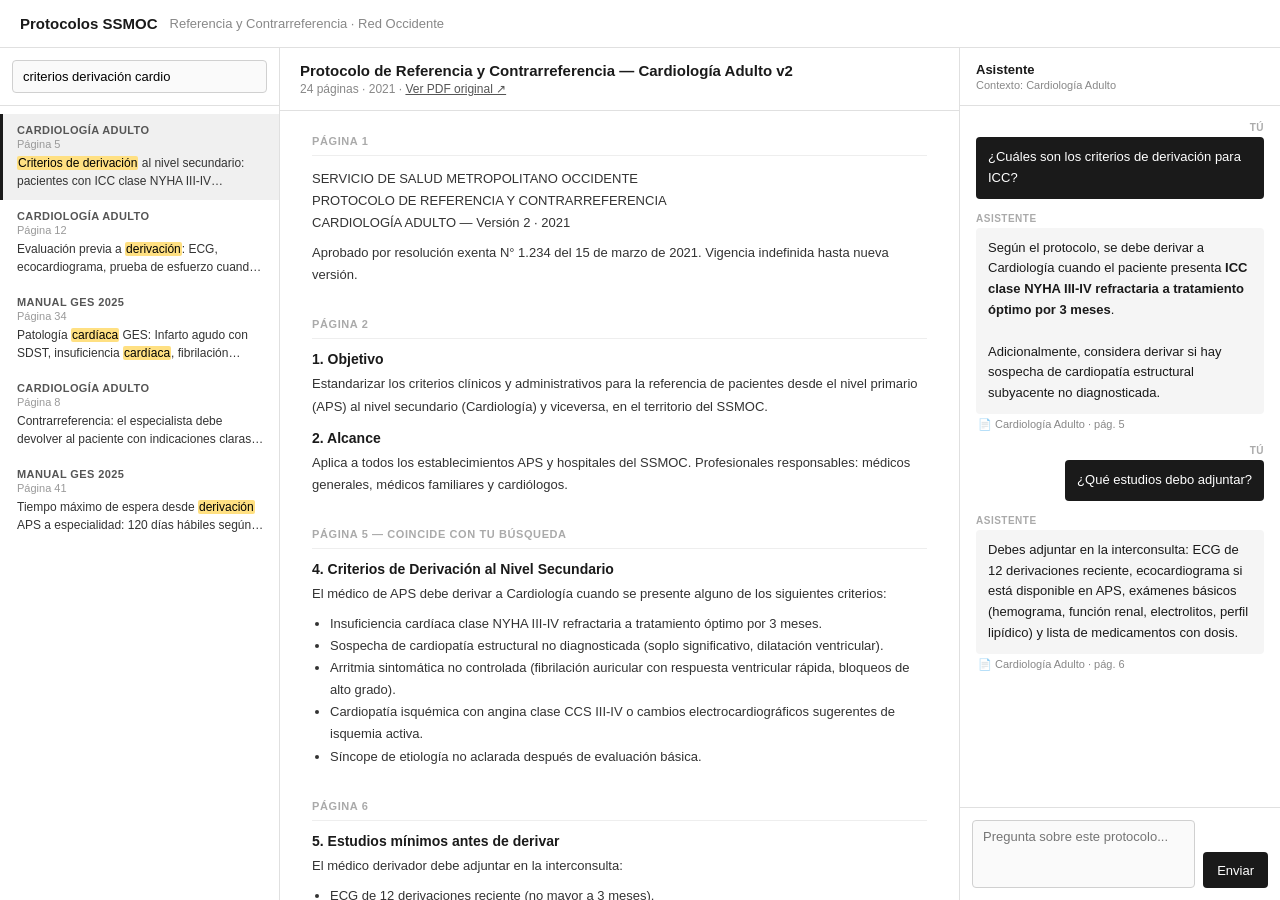
<file: static/mockup.html>
<!DOCTYPE html>
<html lang="es">
<head>
  <meta charset="UTF-8">
  <meta name="viewport" content="width=device-width, initial-scale=1.0">
  <title>Protocolos SSMOC — Mockup</title>
  <style>
    * { box-sizing: border-box; margin: 0; padding: 0; }

    body {
      font-family: -apple-system, BlinkMacSystemFont, "Segoe UI", sans-serif;
      font-size: 14px;
      background: #f5f5f5;
      color: #1a1a1a;
      height: 100vh;
      display: flex;
      flex-direction: column;
    }

    /* ── Topbar ── */
    header {
      background: #fff;
      border-bottom: 1px solid #e0e0e0;
      padding: 0 20px;
      height: 48px;
      display: flex;
      align-items: center;
      gap: 12px;
      flex-shrink: 0;
    }
    header h1 { font-size: 15px; font-weight: 600; color: #1a1a1a; }
    header span { font-size: 13px; color: #888; }

    /* ── Layout principal ── */
    .layout {
      display: flex;
      flex: 1;
      overflow: hidden;
    }

    /* ── Sidebar ── */
    .sidebar {
      width: 280px;
      flex-shrink: 0;
      background: #fff;
      border-right: 1px solid #e0e0e0;
      display: flex;
      flex-direction: column;
      overflow: hidden;
    }

    .sidebar-search {
      padding: 12px;
      border-bottom: 1px solid #e0e0e0;
    }

    .sidebar-search input {
      width: 100%;
      padding: 8px 10px;
      border: 1px solid #d0d0d0;
      border-radius: 4px;
      font-size: 13px;
      outline: none;
      background: #fafafa;
    }
    .sidebar-search input:focus { border-color: #555; background: #fff; }

    .sidebar-results {
      flex: 1;
      overflow-y: auto;
      padding: 8px 0;
    }

    .result-item {
      padding: 10px 14px;
      cursor: pointer;
      border-left: 3px solid transparent;
    }
    .result-item:hover { background: #f5f5f5; }
    .result-item.active {
      border-left-color: #1a1a1a;
      background: #f0f0f0;
    }

    .result-doc {
      font-size: 11px;
      font-weight: 600;
      color: #555;
      text-transform: uppercase;
      letter-spacing: 0.4px;
      margin-bottom: 2px;
    }
    .result-page { font-size: 11px; color: #999; margin-bottom: 4px; }
    .result-excerpt {
      font-size: 12px;
      color: #333;
      line-height: 1.5;
      display: -webkit-box;
      -webkit-line-clamp: 2;
      -webkit-box-orient: vertical;
      overflow: hidden;
    }
    .result-excerpt mark {
      background: #ffe082;
      padding: 0 1px;
      border-radius: 2px;
    }

    .sidebar-empty {
      padding: 24px 16px;
      color: #aaa;
      font-size: 13px;
      text-align: center;
      line-height: 1.6;
    }

    /* ── Doc viewer ── */
    .doc-panel {
      flex: 1;
      display: flex;
      flex-direction: column;
      overflow: hidden;
      background: #fff;
      border-right: 1px solid #e0e0e0;
    }

    .doc-header {
      padding: 14px 20px;
      border-bottom: 1px solid #e0e0e0;
      flex-shrink: 0;
    }
    .doc-header h2 { font-size: 15px; font-weight: 600; }
    .doc-header .doc-meta { font-size: 12px; color: #888; margin-top: 3px; }
    .doc-header a { color: #555; text-decoration: underline; font-size: 12px; }

    .doc-content {
      flex: 1;
      overflow-y: auto;
      padding: 24px 32px;
      max-width: 760px;
    }

    .page-block { margin-bottom: 32px; }

    .page-label {
      font-size: 11px;
      font-weight: 600;
      color: #aaa;
      text-transform: uppercase;
      letter-spacing: 0.6px;
      margin-bottom: 12px;
      padding-bottom: 8px;
      border-bottom: 1px solid #eee;
    }

    .page-block h3 { font-size: 14px; font-weight: 600; margin: 12px 0 6px; }
    .page-block p  { font-size: 13px; line-height: 1.7; color: #333; margin-bottom: 8px; }
    .page-block ul { padding-left: 18px; margin-bottom: 8px; }
    .page-block li { font-size: 13px; line-height: 1.7; color: #333; }

    .doc-placeholder {
      flex: 1;
      display: flex;
      align-items: center;
      justify-content: center;
      color: #bbb;
      font-size: 14px;
      flex-direction: column;
      gap: 8px;
    }
    .doc-placeholder .icon { font-size: 32px; }

    /* ── Chat panel ── */
    .chat-panel {
      width: 320px;
      flex-shrink: 0;
      background: #fff;
      display: flex;
      flex-direction: column;
      overflow: hidden;
    }

    .chat-header {
      padding: 14px 16px;
      border-bottom: 1px solid #e0e0e0;
      font-size: 13px;
      font-weight: 600;
      flex-shrink: 0;
    }
    .chat-context {
      font-size: 11px;
      color: #888;
      font-weight: 400;
      margin-top: 2px;
    }

    .chat-messages {
      flex: 1;
      overflow-y: auto;
      padding: 16px;
      display: flex;
      flex-direction: column;
      gap: 14px;
    }

    .msg { display: flex; flex-direction: column; gap: 4px; }
    .msg-role {
      font-size: 10px;
      font-weight: 600;
      text-transform: uppercase;
      letter-spacing: 0.5px;
      color: #aaa;
    }
    .msg-bubble {
      font-size: 13px;
      line-height: 1.6;
      color: #1a1a1a;
      padding: 10px 12px;
      border-radius: 4px;
      background: #f5f5f5;
    }
    .msg.assistant .msg-bubble { background: #f5f5f5; }
    .msg.user .msg-bubble { background: #1a1a1a; color: #fff; }
    .msg.user .msg-role { text-align: right; }
    .msg.user { align-items: flex-end; }

    .msg-citation {
      font-size: 11px;
      color: #888;
      padding: 0 2px;
    }

    .chat-input-area {
      padding: 12px;
      border-top: 1px solid #e0e0e0;
      display: flex;
      gap: 8px;
      flex-shrink: 0;
    }

    .chat-input-area textarea {
      flex: 1;
      border: 1px solid #d0d0d0;
      border-radius: 4px;
      padding: 8px 10px;
      font-size: 13px;
      font-family: inherit;
      resize: none;
      height: 68px;
      outline: none;
      background: #fafafa;
    }
    .chat-input-area textarea:focus { border-color: #555; background: #fff; }

    .chat-input-area button {
      background: #1a1a1a;
      color: #fff;
      border: none;
      border-radius: 4px;
      padding: 0 14px;
      font-size: 13px;
      cursor: pointer;
      font-family: inherit;
      align-self: flex-end;
      height: 36px;
    }
    .chat-input-area button:hover { background: #333; }

    .chat-placeholder {
      flex: 1;
      display: flex;
      align-items: center;
      justify-content: center;
      color: #bbb;
      font-size: 13px;
      text-align: center;
      padding: 24px;
      line-height: 1.6;
    }
  </style>
</head>
<body>

<header>
  <h1>Protocolos SSMOC</h1>
  <span>Referencia y Contrarreferencia · Red Occidente</span>
</header>

<div class="layout">

  <!-- ── Sidebar ── -->
  <aside class="sidebar">
    <div class="sidebar-search">
      <input type="text" placeholder="Buscar en protocolos..." id="search-input" value="criterios derivación cardio" />
    </div>

    <div class="sidebar-results" id="results">

      <!-- Resultado 1 — activo -->
      <div class="result-item active" onclick="loadDoc()">
        <div class="result-doc">Cardiología Adulto</div>
        <div class="result-page">Página 5</div>
        <div class="result-excerpt">
          <mark>Criterios de derivación</mark> al nivel secundario: pacientes con ICC clase NYHA III-IV refractaria a tratamiento...
        </div>
      </div>

      <!-- Resultado 2 -->
      <div class="result-item">
        <div class="result-doc">Cardiología Adulto</div>
        <div class="result-page">Página 12</div>
        <div class="result-excerpt">
          Evaluación previa a <mark>derivación</mark>: ECG, ecocardiograma, prueba de esfuerzo cuando esté indicada...
        </div>
      </div>

      <!-- Resultado 3 -->
      <div class="result-item">
        <div class="result-doc">Manual GES 2025</div>
        <div class="result-page">Página 34</div>
        <div class="result-excerpt">
          Patología <mark>cardíaca</mark> GES: Infarto agudo con SDST, insuficiencia <mark>cardíaca</mark>, fibrilación auricular...
        </div>
      </div>

      <!-- Resultado 4 -->
      <div class="result-item">
        <div class="result-doc">Cardiología Adulto</div>
        <div class="result-page">Página 8</div>
        <div class="result-excerpt">
          Contrarreferencia: el especialista debe devolver al paciente con indicaciones claras y control en APS a los 3 meses...
        </div>
      </div>

      <!-- Resultado 5 -->
      <div class="result-item">
        <div class="result-doc">Manual GES 2025</div>
        <div class="result-page">Página 41</div>
        <div class="result-excerpt">
          Tiempo máximo de espera desde <mark>derivación</mark> APS a especialidad: 120 días hábiles según GES vigente...
        </div>
      </div>

    </div>
  </aside>

  <!-- ── Doc viewer ── -->
  <main class="doc-panel" id="doc-panel">

    <!-- Estado: doc cargado -->
    <div class="doc-header" id="doc-header">
      <h2>Protocolo de Referencia y Contrarreferencia — Cardiología Adulto v2</h2>
      <div class="doc-meta">
        24 páginas · 2021 ·
        <a href="#">Ver PDF original ↗</a>
      </div>
    </div>

    <div class="doc-content" id="doc-content">

      <div class="page-block" id="page-1">
        <div class="page-label">Página 1</div>
        <p>SERVICIO DE SALUD METROPOLITANO OCCIDENTE<br>
        PROTOCOLO DE REFERENCIA Y CONTRARREFERENCIA<br>
        CARDIOLOGÍA ADULTO — Versión 2 · 2021</p>
        <p>Aprobado por resolución exenta N° 1.234 del 15 de marzo de 2021. Vigencia indefinida hasta nueva versión.</p>
      </div>

      <div class="page-block" id="page-2">
        <div class="page-label">Página 2</div>
        <h3>1. Objetivo</h3>
        <p>Estandarizar los criterios clínicos y administrativos para la referencia de pacientes desde el nivel primario (APS) al nivel secundario (Cardiología) y viceversa, en el territorio del SSMOC.</p>
        <h3>2. Alcance</h3>
        <p>Aplica a todos los establecimientos APS y hospitales del SSMOC. Profesionales responsables: médicos generales, médicos familiares y cardiólogos.</p>
      </div>

      <div class="page-block" id="page-5">
        <div class="page-label">Página 5 — coincide con tu búsqueda</div>
        <h3>4. Criterios de Derivación al Nivel Secundario</h3>
        <p>El médico de APS debe derivar a Cardiología cuando se presente alguno de los siguientes criterios:</p>
        <ul>
          <li>Insuficiencia cardíaca clase NYHA III-IV refractaria a tratamiento óptimo por 3 meses.</li>
          <li>Sospecha de cardiopatía estructural no diagnosticada (soplo significativo, dilatación ventricular).</li>
          <li>Arritmia sintomática no controlada (fibrilación auricular con respuesta ventricular rápida, bloqueos de alto grado).</li>
          <li>Cardiopatía isquémica con angina clase CCS III-IV o cambios electrocardiográficos sugerentes de isquemia activa.</li>
          <li>Síncope de etiología no aclarada después de evaluación básica.</li>
        </ul>
      </div>

      <div class="page-block" id="page-6">
        <div class="page-label">Página 6</div>
        <h3>5. Estudios mínimos antes de derivar</h3>
        <p>El médico derivador debe adjuntar en la interconsulta:</p>
        <ul>
          <li>ECG de 12 derivaciones reciente (no mayor a 3 meses).</li>
          <li>Ecocardiograma transtorácico si disponible en APS.</li>
          <li>Hemograma, función renal, electrolitos y perfil lipídico.</li>
          <li>Lista de medicamentos actuales con dosis.</li>
        </ul>
      </div>

    </div>

  </main>

  <!-- ── Chat ── -->
  <aside class="chat-panel">

    <div class="chat-header">
      Asistente
      <div class="chat-context" id="chat-context">Contexto: Cardiología Adulto</div>
    </div>

    <div class="chat-messages" id="chat-messages">

      <div class="msg user">
        <div class="msg-role">Tú</div>
        <div class="msg-bubble">¿Cuáles son los criterios de derivación para ICC?</div>
      </div>

      <div class="msg assistant">
        <div class="msg-role">Asistente</div>
        <div class="msg-bubble">
          Según el protocolo, se debe derivar a Cardiología cuando el paciente presenta
          <strong>ICC clase NYHA III-IV refractaria a tratamiento óptimo por 3 meses</strong>.
          <br><br>
          Adicionalmente, considera derivar si hay sospecha de cardiopatía estructural
          subyacente no diagnosticada.
        </div>
        <div class="msg-citation">📄 Cardiología Adulto · pág. 5</div>
      </div>

      <div class="msg user">
        <div class="msg-role">Tú</div>
        <div class="msg-bubble">¿Qué estudios debo adjuntar?</div>
      </div>

      <div class="msg assistant">
        <div class="msg-role">Asistente</div>
        <div class="msg-bubble">
          Debes adjuntar en la interconsulta: ECG de 12 derivaciones reciente,
          ecocardiograma si está disponible en APS, exámenes básicos (hemograma,
          función renal, electrolitos, perfil lipídico) y lista de medicamentos con dosis.
        </div>
        <div class="msg-citation">📄 Cardiología Adulto · pág. 6</div>
      </div>

    </div>

    <div class="chat-input-area">
      <textarea placeholder="Pregunta sobre este protocolo..."></textarea>
      <button>Enviar</button>
    </div>

  </aside>

</div>

</body>
</html>
</file>
